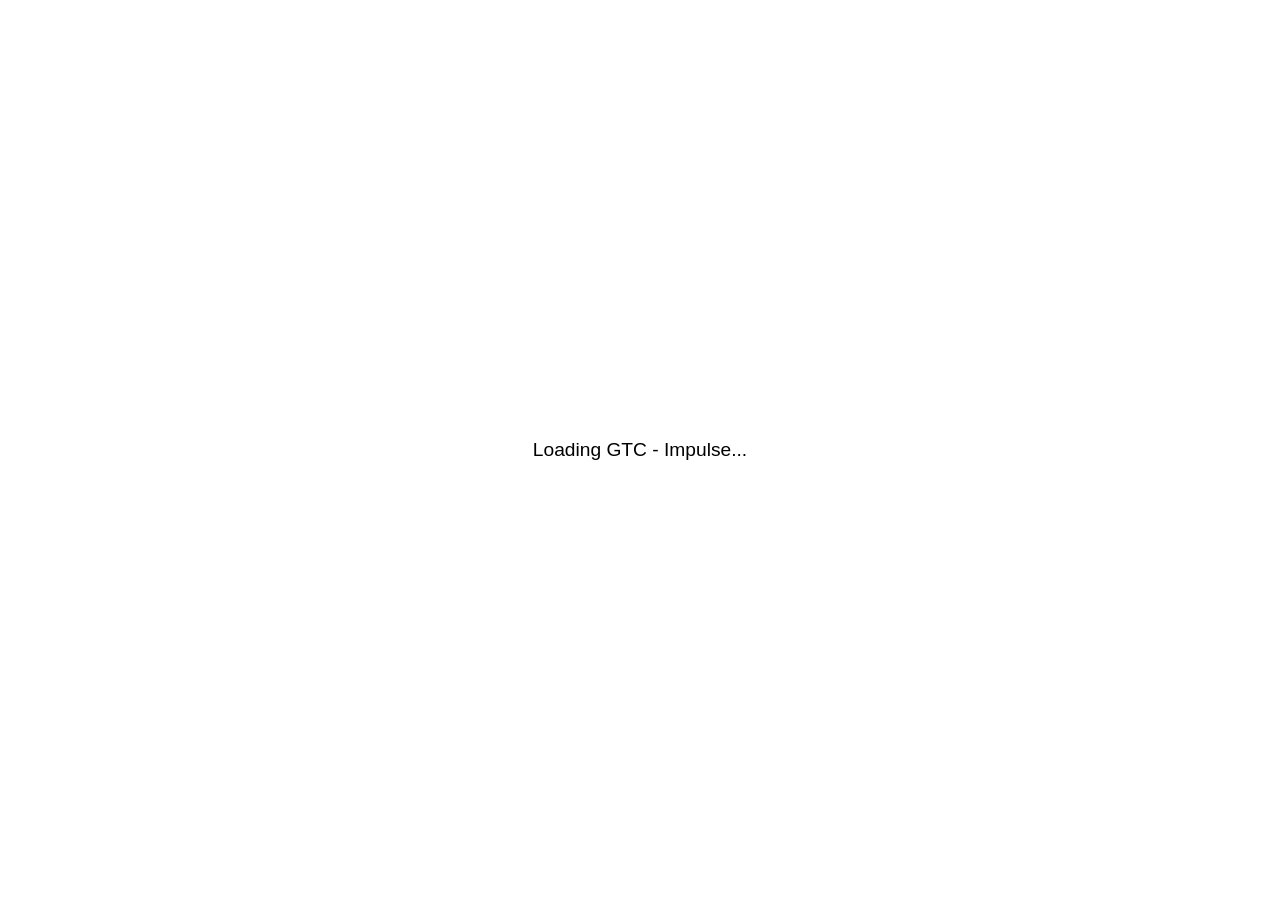
<file: index.html>
<!DOCTYPE html>
<html lang="en">
<head>
    <meta charset="UTF-8">
    <meta name="viewport" content="width=device-width, initial-scale=1.0, minimum-scale=1.0">
    <meta name="apple-mobile-web-app-capable" content="yes">
    <meta name="mobile-web-app-capable" content="yes">
<!--    <meta http-equiv="refresh" content="0;url=login/login.html">-->
    <title>GTC - Impulse</title>
    <link rel="stylesheet" href="utils/global.css">
    <link rel="stylesheet" href="index.css">
</head>
<body>
<div class="app-container">
    <p class="loading-text">Loading GTC - Impulse...</p>
</div>
<script src="utils/global.js"></script>
<script src="index.js"></script>
</body>
</html>
</file>
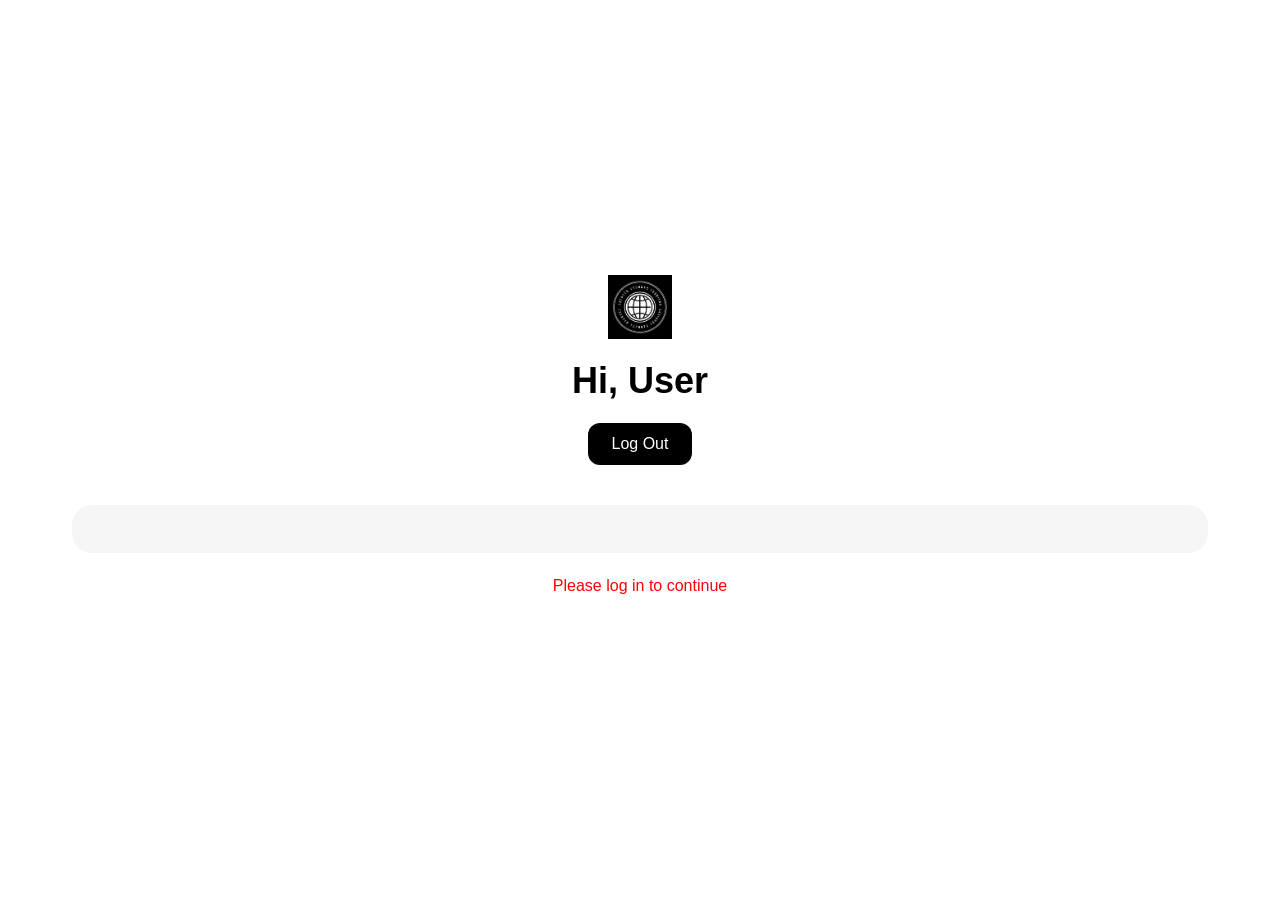
<file: home/home.html>
<!DOCTYPE html>
<html lang="en">
<head>
    <meta charset="UTF-8">
    <meta name="viewport" content="width=device-width, initial-scale=1.0, minimum-scale=1.0">
    <meta name="apple-mobile-web-app-capable" content="yes">
    <meta name="mobile-web-app-capable" content="yes">
    <title>Home - GTC Impulse</title>
    <link rel="stylesheet" href="../utils/global.css">
    <link rel="stylesheet" href="home.css">
</head>
<body>
<main class="home-container">
    <div class="home-panel">
        <header class="home-header">
            <img src="../assets/gtc-logo.png" alt="GTC Impulse Logo" class="logo" aria-label="GTC Impulse Logo">
            <h1 id="greeting" aria-live="polite">Hi, User</h1>
            <button class="logout-btn" aria-label="Log out">Log Out</button>
        </header>
        <div class="module-grid" id="module-grid" role="grid"></div>
        <div id="error-message" class="error-message" role="alert"></div>
    </div>
</main>
<script src="../utils/global.js"></script>
<script src="home.js"></script>
</body>
</html>
</file>
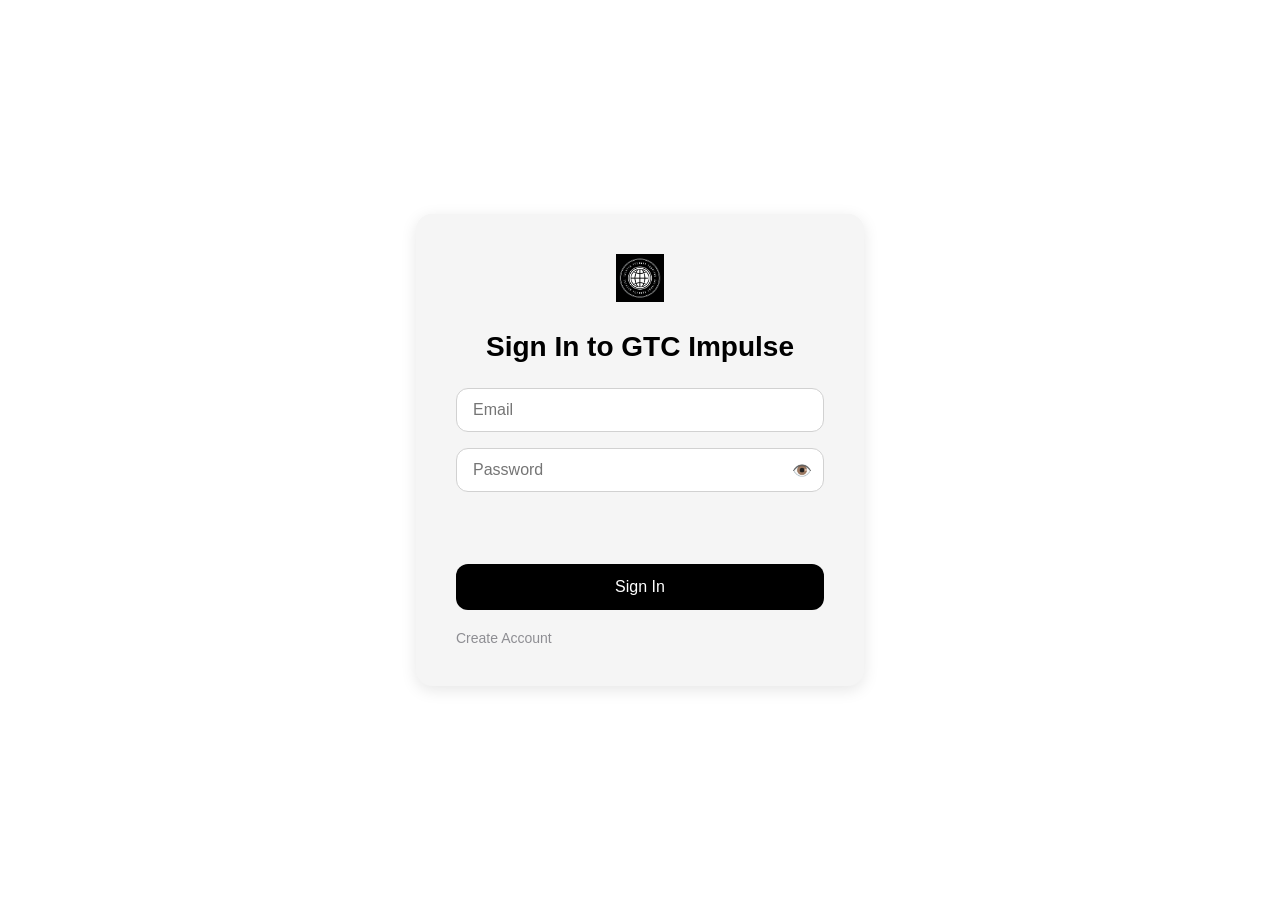
<file: login/login.html>
<!DOCTYPE html>
<html lang="en">
<head>
    <meta charset="UTF-8">
    <meta name="viewport" content="width=device-width, initial-scale=1.0, minimum-scale=1.0">
    <meta name="apple-mobile-web-app-capable" content="yes">
    <meta name="mobile-web-app-capable" content="yes">
    <title>Sign In - GTC Impulse</title>
    <link rel="stylesheet" href="../utils/global.css">
    <link rel="stylesheet" href="login.css">
</head>
<body>
<main class="login-container">
    <div class="login-panel card">
        <img src="../assets/gtc-logo.png" alt="GTC Impulse Logo" class="logo" aria-label="GTC Impulse Logo">
        <h1>Sign In to GTC Impulse</h1>
        <form id="login-form" aria-labelledby="login-title">
            <div class="input-group">
                <input type="email" id="email" placeholder="Email" required aria-label="Email address">
            </div>
            <div class="input-group password-container">
                <input type="password" id="password" placeholder="Password" required aria-label="Password">
                <span class="toggle-password" role="button" tabindex="0" aria-label="Toggle password visibility" onclick="togglePassword()">👁️</span>
            </div>
            <div id="error-message" class="error-message" role="alert"></div>
            <button type="submit" class="btn primary-btn">Sign In</button>
        </form>
        <div class="links">
<!--            <a href="../forgotpassword/forgotpassword.html" class="link">Forgot Password?</a>-->
            <a href="../register/register.html" class="link">Create Account</a>
        </div>
    </div>
</main>
<script src="../utils/global.js"></script>
<script src="login.js"></script>
</body>
</html>
</file>
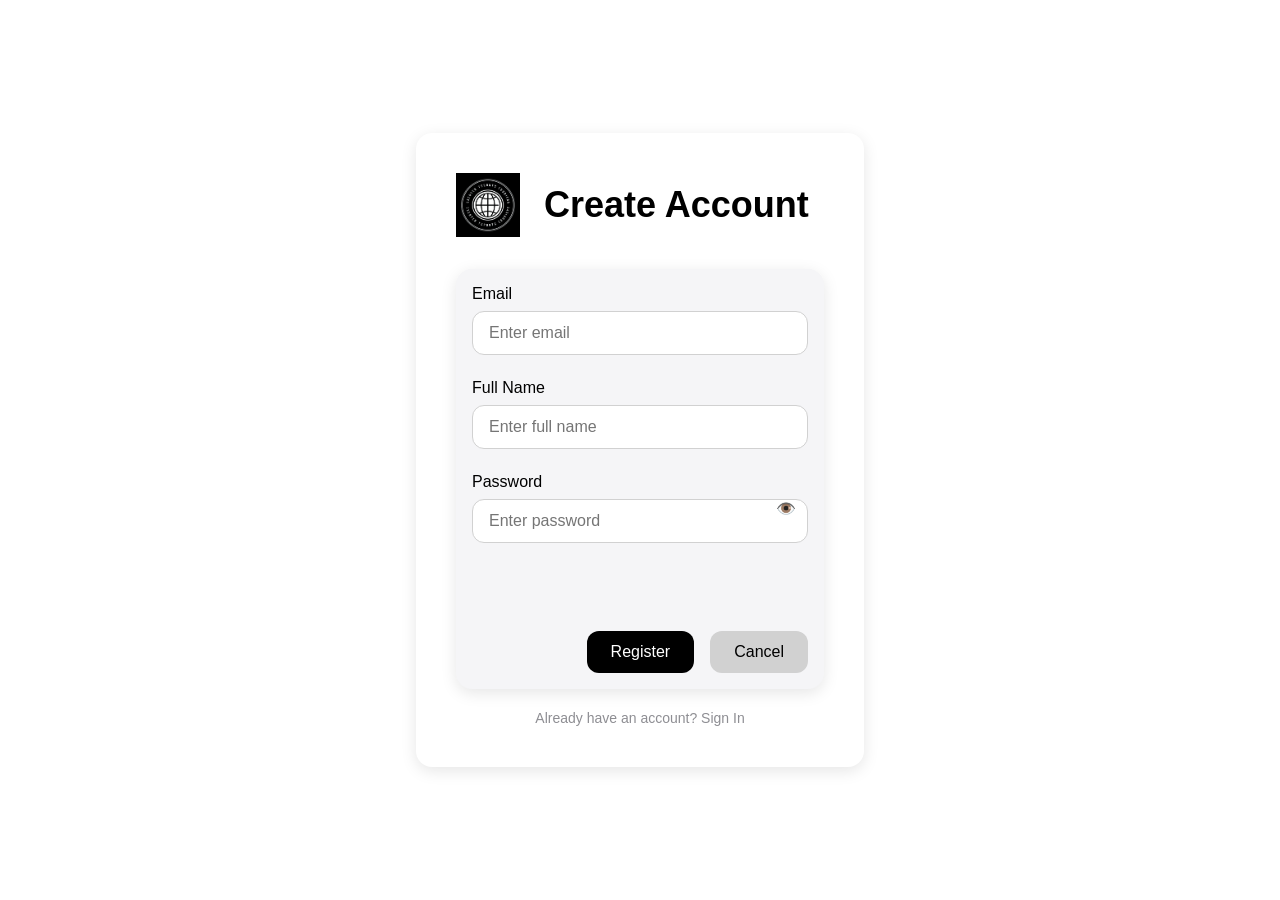
<file: register/register.html>
<!DOCTYPE html>
<html lang="en">
<head>
  <meta charset="UTF-8">
  <meta name="viewport" content="width=device-width, initial-scale=1.0, minimum-scale=1.0">
  <meta name="apple-mobile-web-app-capable" content="yes">
  <meta name="mobile-web-app-capable" content="yes">
  <title>Register - GTC Impulse</title>
  <link rel="stylesheet" href="../utils/global.css">
  <link rel="stylesheet" href="register.css">
</head>
<body>
<main class="register-container">
  <div class="register-panel card">
    <header class="register-header">
      <img src="../assets/gtc-logo.png" alt="GTC Impulse Logo" class="logo" aria-label="GTC Impulse Logo">
      <h1>Create Account</h1>
    </header>
    <form id="register-form" aria-labelledby="register-title">
      <div class="input-group">
        <label for="email">Email</label>
        <input type="email" id="email" placeholder="Enter email" required aria-label="Email address">
      </div>
      <div class="input-group">
        <label for="fullname">Full Name</label>
        <input type="text" id="fullname" placeholder="Enter full name" required aria-label="Full name">
      </div>
      <div class="input-group password-container">
        <label for="password">Password</label>
        <input type="password" id="password" placeholder="Enter password" required aria-label="Password">
        <span class="toggle-password" role="button" tabindex="0" aria-label="Toggle password visibility" onclick="togglePassword()">👁️</span>
      </div>
      <div id="error-message" class="error-message" role="alert"></div>
      <div class="action-buttons">
        <button type="submit" class="btn primary-btn">Register</button>
        <button type="button" class="btn cancel-btn" onclick="navigateTo('login')">Cancel</button>
      </div>
    </form>
    <div class="links">
      <a href="../login/login.html" class="link">Already have an account? Sign In</a>
    </div>
  </div>
</main>
<script src="../utils/global.js"></script>
<script src="register.js"></script>
</body>
</html>
</file>
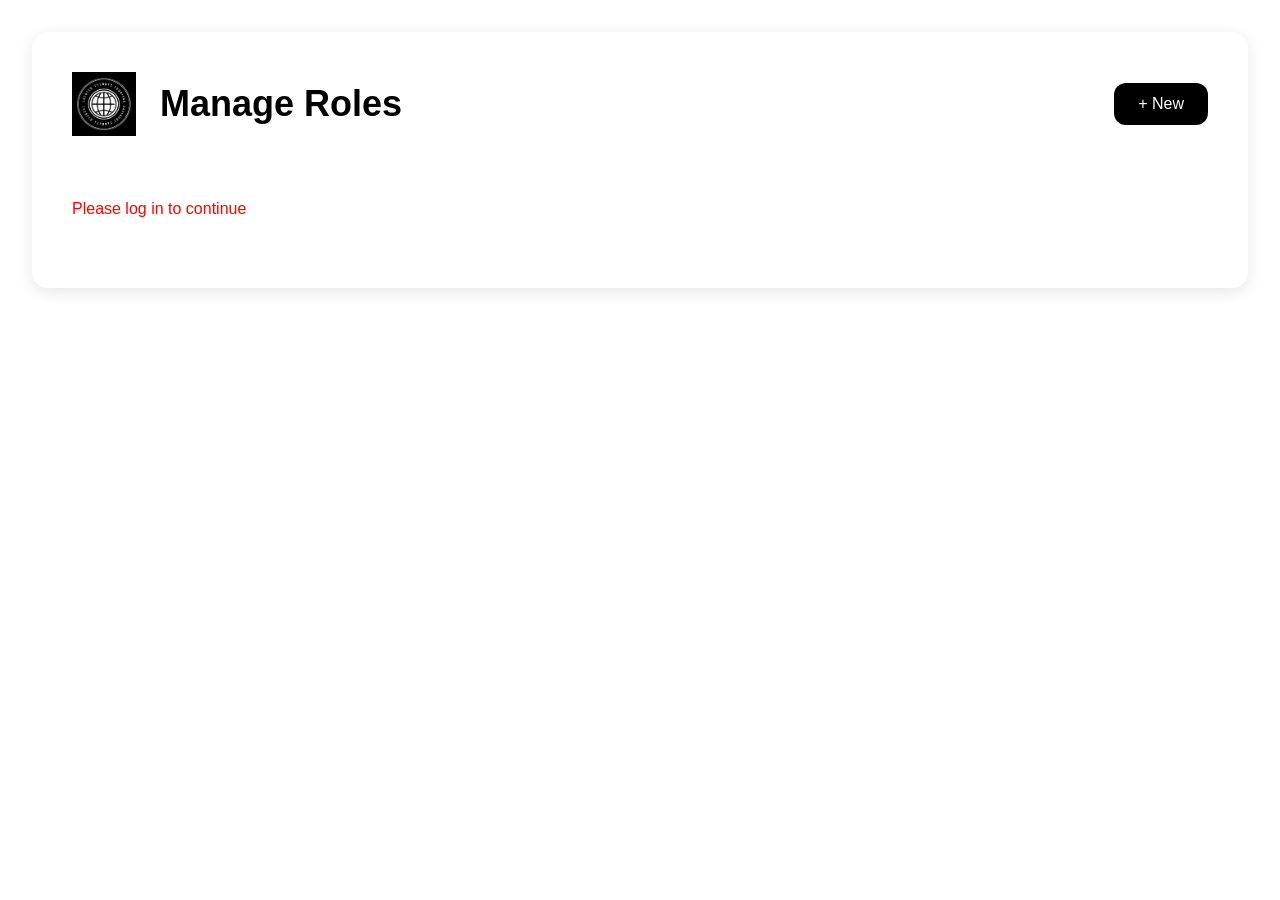
<file: roles/roles.html>
<!DOCTYPE html>
<html lang="en">
<head>
    <meta charset="UTF-8">
    <meta name="viewport" content="width=device-width, initial-scale=1.0, minimum-scale=1.0">
    <meta name="apple-mobile-web-app-capable" content="yes">
    <meta name="mobile-web-app-capable" content="yes">
    <title>Roles - GTC Impulse</title>
    <link rel="stylesheet" href="../utils/global.css">
    <link rel="stylesheet" href="roles.css">
</head>
<body>
<main class="roles-container">
    <div class="roles-panel card">
        <header class="roles-header">
            <img src="../assets/gtc-logo.png" alt="GTC Impulse Logo" class="logo" aria-label="GTC Impulse Logo">
            <h1>Manage Roles</h1>
            <button class="new-role-btn" aria-label="Create new role">+ New</button>
        </header>
        <div class="roles-list" id="roles-list" role="list"></div>
        <div id="error-message" class="error-message" role="alert"></div>
    </div>
</main>
<script src="../utils/global.js"></script>
<script src="roles.js"></script>
</body>
</html>
</file>
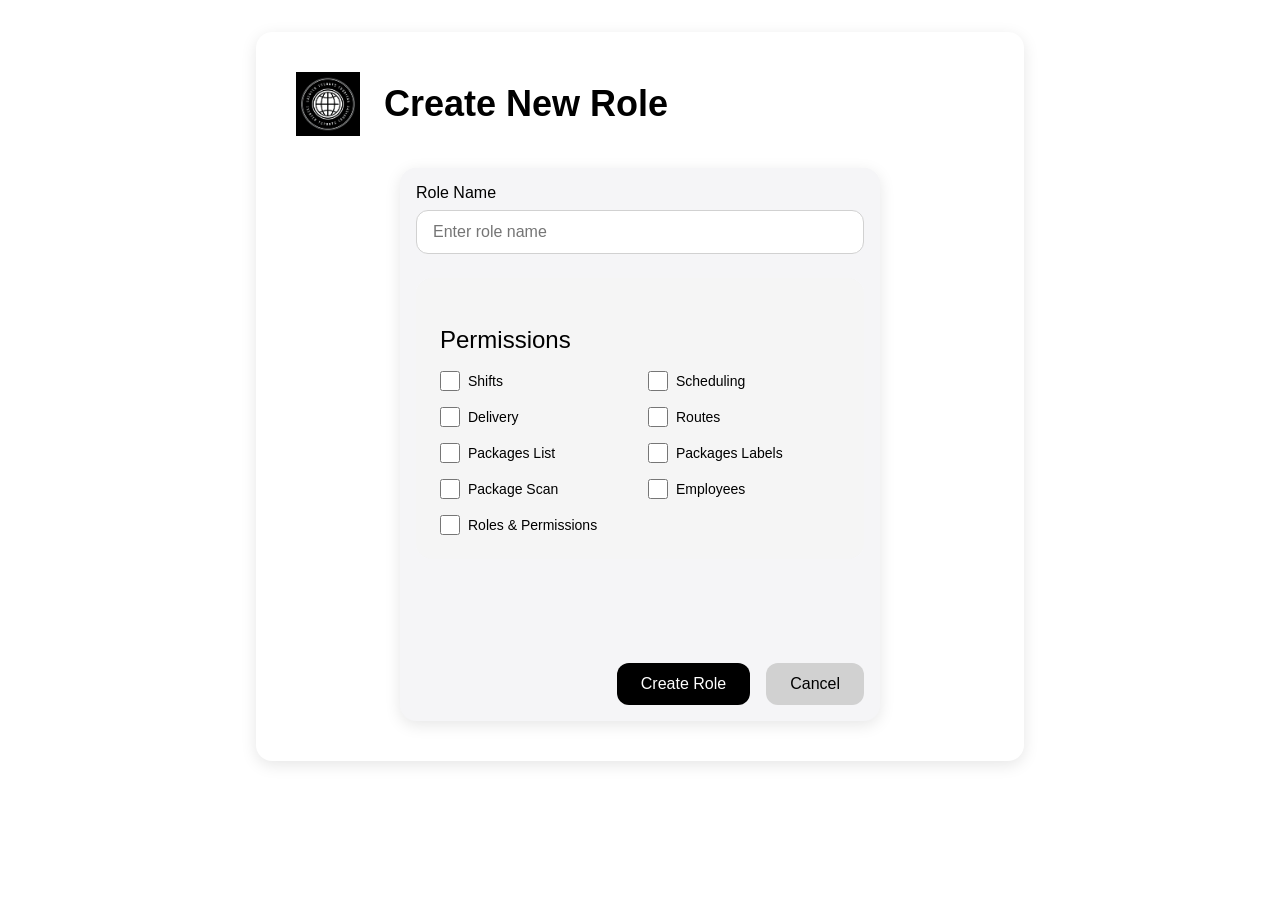
<file: rolesnew/rolesnew.html>
<!DOCTYPE html>
<html lang="en">
<head>
  <meta charset="UTF-8">
  <meta name="viewport" content="width=device-width, initial-scale=1.0, minimum-scale=1.0">
  <meta name="apple-mobile-web-app-capable" content="yes">
  <meta name="mobile-web-app-capable" content="yes">
  <title>New Role - GTC Impulse</title>
  <link rel="stylesheet" href="../utils/global.css">
  <link rel="stylesheet" href="rolesnew.css">
</head>
<body>
<main class="rolesnew-container">
  <div class="rolesnew-panel card">
    <header class="rolesnew-header">
      <img src="../assets/gtc-logo.png" alt="GTC Impulse Logo" class="logo" aria-label="GTC Impulse Logo">
      <h1>Create New Role</h1>
    </header>
    <form id="new-role-form" aria-labelledby="new-role-title">
      <div class="input-group">
        <label for="role-name">Role Name</label>
        <input type="text" id="role-name" placeholder="Enter role name" required aria-label="Role name">
      </div>
      <div class="permissions-group">
        <h2>Permissions</h2>
        <div class="checkbox-grid">
          <label><input type="checkbox" name="permissions" value="shifts"> Shifts</label>
          <label><input type="checkbox" name="permissions" value="scheduling"> Scheduling</label>
          <label><input type="checkbox" name="permissions" value="delivery"> Delivery</label>
          <label><input type="checkbox" name="permissions" value="routes"> Routes</label>
          <label><input type="checkbox" name="permissions" value="packages-list"> Packages List</label>
          <label><input type="checkbox" name="permissions" value="packages-labels"> Packages Labels</label>
          <label><input type="checkbox" name="permissions" value="package-scan" id="package-scan"> Package Scan</label>
          <label><input type="checkbox" name="permissions" value="employees"> Employees </label>
          <label><input type="checkbox" name="permissions" value="roles-and-permissions"> Roles & Permissions</label>
        </div>
      </div>
      <div class="scan-statuses-group" id="scan-statuses-group" style="display: none;">
        <h2>Scan Statuses</h2>
        <div class="checkbox-grid">
          <label><input type="checkbox" name="scanStatuses" value="to warehouse"> To Warehouse</label>
          <label><input type="checkbox" name="scanStatuses" value="to sort"> To Sort</label>
          <label><input type="checkbox" name="scanStatuses" value="to load"> To Load</label>
        </div>
      </div>
      <div id="error-message" class="error-message" role="alert"></div>
      <div class="action-buttons">
        <button type="submit" class="btn primary-btn">Create Role</button>
        <button type="button" class="btn cancel-btn" onclick="navigateTo('roles')">Cancel</button>
      </div>
    </form>
  </div>
</main>
<script src="../utils/global.js"></script>
<script src="rolesnew.js"></script>
</body>
</html>
</file>
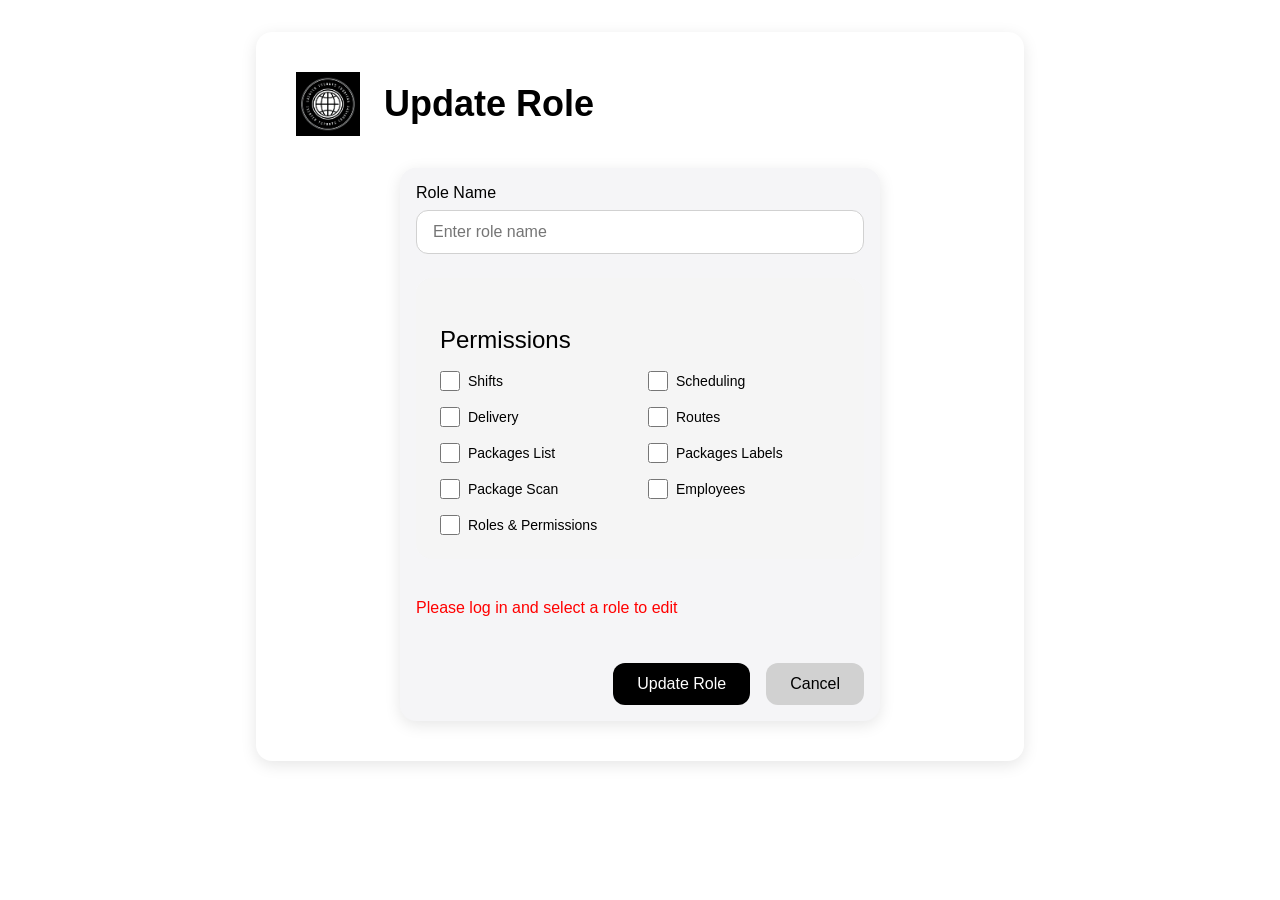
<file: rolesupdate/rolesupdate.html>
<!DOCTYPE html>
<html lang="en">
<head>
    <meta charset="UTF-8">
    <meta name="viewport" content="width=device-width, initial-scale=1.0, minimum-scale=1.0">
    <meta name="apple-mobile-web-app-capable" content="yes">
    <meta name="mobile-web-app-capable" content="yes">
    <title>Update Role - GTC Impulse</title>
    <link rel="stylesheet" href="../utils/global.css">
    <link rel="stylesheet" href="rolesupdate.css">
</head>
<body>
<main class="rolesupdate-container">
    <div class="rolesupdate-panel card">
        <header class="rolesupdate-header">
            <img src="../assets/gtc-logo.png" alt="GTC Impulse Logo" class="logo" aria-label="GTC Impulse Logo">
            <h1>Update Role</h1>
        </header>
        <form id="update-role-form" aria-labelledby="update-role-title">
            <div class="input-group">
                <label for="role-name">Role Name</label>
                <input type="text" id="role-name" placeholder="Enter role name" required aria-label="Role name">
            </div>
            <div class="permissions-group">
                <h2>Permissions</h2>
                <div class="checkbox-grid">
                    <label><input type="checkbox" name="permissions" value="shifts"> Shifts</label>
                    <label><input type="checkbox" name="permissions" value="scheduling"> Scheduling</label>
                    <label><input type="checkbox" name="permissions" value="delivery"> Delivery</label>
                    <label><input type="checkbox" name="permissions" value="routes"> Routes</label>
                    <label><input type="checkbox" name="permissions" value="packages-list"> Packages List</label>
                    <label><input type="checkbox" name="permissions" value="packages-labels"> Packages Labels</label>
                    <label><input type="checkbox" name="permissions" value="package-scan" id="package-scan"> Package Scan</label>
                    <label><input type="checkbox" name="permissions" value="employees"> Employees </label>
                    <label><input type="checkbox" name="permissions" value="roles-and-permissions"> Roles & Permissions</label>
                </div>
            </div>
            <div class="scan-statuses-group" id="scan-statuses-group" style="display: none;">
                <h2>Scan Statuses</h2>
                <div class="checkbox-grid">
                    <label><input type="checkbox" name="scanStatuses" value="to warehouse"> To Warehouse</label>
                    <label><input type="checkbox" name="scanStatuses" value="to sort"> To Sort</label>
                    <label><input type="checkbox" name="scanStatuses" value="to load"> To Load</label>
                </div>
            </div>
            <div id="error-message" class="error-message" role="alert"></div>
            <div class="action-buttons">
                <button type="submit" class="btn primary-btn">Update Role</button>
                <button type="button" class="btn cancel-btn" onclick="navigateTo('roles')">Cancel</button>
            </div>
        </form>
    </div>
</main>
<script src="../utils/global.js"></script>
<script src="rolesupdate.js"></script>
</body>
</html>
</file>
<file: utils/global.css>
:root {
    --primary-color: #ffffff;
    --secondary-color: #000000;
    --tertiary-gray-1: #f5f5f7;
    --tertiary-gray-2: #e5e5ea;
    --tertiary-gray-3: #d1d1d6;
    --tertiary-gray-4: #8e8e93;
    --tertiary-gray-5: #636366;
    --accent-color: #007aff;
    --shadow-color: rgba(0, 0, 0, 0.1);
    --font-primary: -apple-system, BlinkMacSystemFont, 'San Francisco', Roboto, sans-serif;
}

* {
    box-sizing: border-box;
    margin: 0;
    padding: 0;
}

html, body {
    height: 100%;
    font-family: var(--font-primary);
    color: var(--secondary-color);
    background-color: var(--primary-color);
    -webkit-font-smoothing: antialiased;
    -moz-osx-font-smoothing: grayscale;
    overflow-x: hidden;
}

a {
    color: var(--secondary-color);
    text-decoration: none;
    transition: color 0.3s ease, transform 0.3s ease;
}

a:hover {
    color: var(--tertiary-gray-5);
    transform: translateY(-1px);
}

.header {
    background-color: var(--primary-color);
    padding: 12px 24px;
    border-bottom: 1px solid var(--tertiary-gray-2);
    display: flex;
    align-items: center;
    justify-content: space-between;
    position: sticky;
    top: 0;
    z-index: 1000;
    backdrop-filter: blur(10px);
    -webkit-backdrop-filter: blur(10px);
}

.logo {
    height: 36px;
    width: auto;
    object-fit: contain;
    transition: transform 0.3s ease;
}

.logo:hover {
    transform: scale(1.05);
}

.navbar {
    background-color: rgba(17, 17, 17, 0.9);
    padding: 10px 24px;
    display: flex;
    gap: 16px;
    align-items: center;
    justify-content: center;
    box-shadow: 0 2px 8px var(--shadow-color);
    backdrop-filter: blur(10px);
    -webkit-backdrop-filter: blur(10px);
}

.navbar a {
    color: var(--primary-color);
    font-size: 0.875rem;
    font-weight: 500;
    padding: 8px 12px;
    border-radius: 12px;
    transition: background-color 0.3s ease, color 0.3s ease, transform 0.3s ease;
}

.navbar a:hover {
    background-color: var(--tertiary-gray-5);
    color: var(--primary-color);
    transform: translateY(-1px);
}

.container {
    max-width: 1280px;
    margin: 0 auto;
    padding: 24px;
    width: 100%;
}

h1, h2, h3 {
    font-weight: 600;
    color: var(--secondary-color);
    line-height: 1.2;
}

h1 { font-size: 2rem; }
h2 { font-size: 1.5rem; }
h3 { font-size: 1.25rem; }

form {
    display: flex;
    flex-direction: column;
    gap: 12px;
    max-width: 480px;
    margin: 0 auto;
    padding: 16px;
    background-color: var(--tertiary-gray-1);
    border-radius: 16px;
    box-shadow: 0 4px 16px var(--shadow-color);
}

input, select {
    padding: 12px;
    border: 1px solid var(--tertiary-gray-3);
    border-radius: 12px;
    background-color: var(--primary-color);
    font-size: 1rem;
    transition: border-color 0.3s ease, box-shadow 0.3s ease, background-color 0.3s ease;
}

input:focus, select:focus {
    outline: none;
    border-color: var(--accent-color);
    box-shadow: 0 0 0 3px rgba(0, 122, 255, 0.2);
    background-color: var(--primary-color);
}

button {
    background-color: var(--secondary-color);
    color: var(--primary-color);
    padding: 12px;
    border: none;
    border-radius: 12px;
    font-size: 1rem;
    font-weight: 500;
    cursor: pointer;
    transition: transform 0.3s ease, box-shadow 0.3s ease, background-color 0.3s ease;
}

button:hover {
    transform: translateY(-2px);
    box-shadow: 0 6px 16px var(--shadow-color);
    background-color: var(--tertiary-gray-5);
}

button:active {
    transform: translateY(0);
    box-shadow: 0 2px 8px var(--shadow-color);
}

.card {
    background-color: var(--primary-color);
    border-radius: 16px;
    padding: 20px;
    box-shadow: 0 4px 16px var(--shadow-color);
    transition: transform 0.3s ease, box-shadow 0.3s ease;
}

.card:hover {
    transform: translateY(-4px);
    box-shadow: 0 8px 24px var(--shadow-color);
}

@keyframes fadeIn {
    from { opacity: 0; transform: translateY(10px); }
    to { opacity: 1; transform: translateY(0); }
}

@keyframes slideIn {
    from { opacity: 0; transform: translateX(-20px); }
    to { opacity: 1; transform: translateX(0); }
}

.container > *, .card {
    animation: fadeIn 0.5s ease forwards;
}

/* Responsive Design */
@media (max-width: 1024px) {
    .container {
        padding: 16px;
    }

    .header {
        padding: 10px 16px;
    }

    .navbar {
        padding: 8px 16px;
        gap: 12px;
    }

    form {
        max-width: 400px;
    }
}

@media (max-width: 768px) {
    h1 { font-size: 1.75rem; }
    h2 { font-size: 1.25rem; }
    h3 { font-size: 1rem; }

    .navbar {
        flex-wrap: wrap;
        justify-content: flex-start;
    }

    .navbar a {
        font-size: 0.75rem;
        padding: 6px 10px;
    }

    form {
        padding: 12px;
    }
}

@media (max-width: 480px) {
    .container {
        padding: 12px;
    }

    .header {
        flex-direction: column;
        gap: 8px;
    }

    .logo {
        height: 32px;
    }

    .navbar {
        flex-direction: column;
        align-items: flex-start;
        padding: 10px;
    }

    button, input, select {
        font-size: 0.875rem;
        padding: 10px;
    }
}

/* Dark Mode Support */
@media (prefers-color-scheme: dark) {
    :root {
        --primary-color: #1c2526;
        --secondary-color: #ffffff;
        --tertiary-gray-1: #2c3e50;
        --tertiary-gray-2: #34495e;
        --tertiary-gray-3: #7f8c8d;
        --tertiary-gray-4: #bdc3c7;
        --tertiary-gray-5: #ecf0f1;
        --shadow-color: rgba(0, 0, 0, 0.3);
    }

    .header {
        background-color: rgba(28, 37, 38, 0.9);
        border-bottom: 1px solid var(--tertiary-gray-2);
    }

    .navbar {
        background-color: rgba(44, 62, 80, 0.9);
    }

    input, select {
        background-color: var(--tertiary-gray-1);
        color: var(--secondary-color);
    }

    .card {
        background-color: var(--tertiary-gray-1);
    }
}
</file>
<file: index.css>
.app-container {
    background-color: #FFFFFF;
    min-height: 100vh;
    display: flex;
    justify-content: center;
    align-items: center;
    padding: 20px;
    overflow: hidden;
}

.loading-text {
    color: #000000;
    font-size: 1.2rem;
    font-weight: 500;
    font-family: -apple-system, BlinkMacSystemFont, 'Segoe UI', Roboto, sans-serif;
    opacity: 0;
    animation: fadeIn 0.3s ease-out forwards;
}

@keyframes fadeIn {
    from {
        opacity: 0;
    }
    to {
        opacity: 1;
    }
}

@media (max-width: 768px) {
    .loading-text {
        font-size: 1.1rem;
    }
}

@media (max-width: 480px) {
    .loading-text {
        font-size: 1rem;
    }
}
</file>
<file: home/home.css>
.home-container {
    min-height: 100vh;
    display: flex;
    justify-content: center;
    align-items: center;
    padding: 2rem;
    background-color: #ffffff;
    overflow-y: auto;
}

.home-panel {
    max-width: 90rem;
    width: 100%;
    padding: 2.5rem;
    text-align: center;
    transform: translateY(1.25rem);
    opacity: 0;
    animation: slideIn 0.5s ease-out forwards;
}

.home-header {
    display: flex;
    flex-direction: column;
    align-items: center;
    gap: 1.25rem;
    margin-bottom: 2.5rem;
}

.logo {
    height: 4rem;
    transition: transform 0.3s ease;
}

.logo:hover {
    transform: scale(1.05);
}

h1 {
    font-size: 2.25rem;
    font-weight: 600;
    color: #000000;
}

.logout-btn {
    background-color: #000000;
    color: #ffffff;
    padding: 0.75rem 1.5rem;
    border: none;
    border-radius: 0.75rem;
    font-size: 1rem;
    font-weight: 500;
    cursor: pointer;
    transition: background-color 0.3s ease, transform 0.3s ease, box-shadow 0.3s ease;
}

.logout-btn:hover {
    background-color: #333333;
    transform: translateY(-0.125rem);
    box-shadow: 0 0.25rem 0.75rem rgba(0, 0, 0, 0.2);
}

.module-grid {
    --module-width: 10rem;
    display: flex;
    flex-wrap: wrap;
    justify-content: center;
    gap: 2rem;
    padding: 1.5rem;
    background-color: #f5f5f5;
    border-radius: 1.25rem;
    max-width: calc((var(--module-width) + 2rem) * 7);
    margin: 0 auto;
}

.module-grid:has(> :nth-child(-n+3)) {
    --module-width: 10rem;
}

.module-grid:has(> :nth-child(-n+5):not(:nth-child(-n+3))) {
    --module-width: 8rem;
}

.module-grid:has(> :nth-child(n+6)) {
    --module-width: 6rem;
}

.module {
    display: flex;
    flex-direction: column;
    align-items: center;
    text-decoration: none;
    width: var(--module-width);
    transition: transform 0.3s cubic-bezier(0.175, 0.885, 0.32, 1.275);
}

.module-icon {
    width: 6rem;
    height: 6rem;
    background-color: #ffffff;
    border-radius: 1.25rem;
    display: flex;
    justify-content: center;
    align-items: center;
    font-size: 2.5rem;
    color: #000000;
    box-shadow: 0 0.25rem 0.75rem rgba(0, 0, 0, 0.1);
    transition: background-color 0.3s ease, transform 0.3s ease, box-shadow 0.3s ease;
}

.module:hover .module-icon {
    background-color: #d1d1d1;
    transform: translateY(-0.25rem) scale(1.05);
    box-shadow: 0 0.5rem 1rem rgba(0, 0, 0, 0.2);
}

.module-name {
    color: #000000;
    font-size: 1rem;
    font-weight: 500;
    margin-top: 0.75rem;
    text-align: center;
    max-width: 100%;
    overflow: hidden;
    text-overflow: ellipsis;
}

.error-message {
    color: #ff0000;
    font-size: 1rem;
    min-height: 1.5rem;
    margin: 1.5rem 0;
    opacity: 0;
    transition: opacity 0.3s ease;
}

.error-message.show {
    opacity: 1;
}

/* Responsive Design */
@media (max-width: 1024px) {
    .home-panel {
        padding: 2rem;
    }

    .module-grid {
        --module-width: 9rem;
        gap: 1.5rem;
        max-width: calc((var(--module-width) + 1.5rem) * 6);
    }

    .module-grid:has(> :nth-child(-n+3)) {
        --module-width: 9rem;
    }

    .module-grid:has(> :nth-child(-n+5):not(:nth-child(-n+3))) {
        --module-width: 7rem;
    }

    .module-grid:has(> :nth-child(n+6)) {
        --module-width: 5.5rem;
    }

    .module-icon {
        width: 5.5rem;
        height: 5.5rem;
        font-size: 2.25rem;
    }
}

@media (max-width: 768px) {
    .home-container {
        padding: 1.5rem;
    }

    h1 {
        font-size: 2rem;
    }

    .logo {
        height: 3.5rem;
    }

    .module-grid {
        --module-width: 8rem;
        gap: 1.25rem;
        max-width: calc((var(--module-width) + 1.25rem) * 5);
    }

    .module-grid:has(> :nth-child(-n+3)) {
        --module-width: 8rem;
    }

    .module-grid:has(> :nth-child(-n+5):not(:nth-child(-n+3))) {
        --module-width: 6rem;
    }

    .module-grid:has(> :nth-child(n+6)) {
        --module-width: 5rem;
    }

    .module-icon {
        width: 5rem;
        height: 5rem;
        font-size: 2rem;
    }

    .module-name {
        font-size: 0.875rem;
    }
}

@media (max-width: 480px) {
    .home-panel {
        padding: 1rem;
    }

    .home-header {
        gap: 1rem;
    }

    h1 {
        font-size: 1.75rem;
    }

    .logo {
        height: 3rem;
    }

    .logout-btn {
        padding: 0.625rem 1.25rem;
        font-size: 0.875rem;
    }

    .module-grid {
        --module-width: 6rem;
        gap: 1rem;
        max-width: calc((var(--module-width) + 1rem) * 4);
        padding: 1rem;
    }

    .module-grid:has(> :nth-child(-n+3)) {
        --module-width: 6rem;
    }

    .module-grid:has(> :nth-child(-n+5):not(:nth-child(-n+3))) {
        --module-width: 5rem;
    }

    .module-grid:has(> :nth-child(n+6)) {
        --module-width: 4.5rem;
    }

    .module-icon {
        width: 4rem;
        height: 4rem;
        font-size: 1.75rem;
    }

    .module-name {
        font-size: 0.75rem;
    }

    .error-message {
        font-size: 0.875rem;
    }
}

/* Dark Mode */
@media (prefers-color-scheme: dark) {
    .home-container {
        background-color: #000000;
    }

    .home-panel {
        background-color: transparent;
    }

    .module-grid {
        background-color: #333333;
    }

    h1,
    .module-name {
        color: #ffffff;
    }

    .module-icon {
        background-color: #1c1c1e;
        color: #ffffff;
    }

    .module:hover .module-icon {
        background-color: #636366;
        box-shadow: 0 0.5rem 1rem rgba(255, 255, 255, 0.2);
    }

    .logout-btn {
        background-color: #ffffff;
        color: #000000;
    }

    .logout-btn:hover {
        background-color: #d1d1d1;
        box-shadow: 0 0.25rem 0.75rem rgba(255, 255, 255, 0.2);
    }

    .error-message {
        color: #ff6666;
    }
}
</file>
<file: login/login.css>
.login-container {
    min-height: 100vh;
    display: flex;
    justify-content: center;
    align-items: center;
    padding: 1.5rem;
    background-color: #ffffff;
    overflow: hidden;
}

.login-panel {
    max-width: 28rem;
    width: 100%;
    padding: 2.5rem;
    text-align: center;
    background-color: #f5f5f5;
    transform: translateY(1.25rem);
    opacity: 0;
    animation: slideIn 0.5s ease-out forwards;
}

.logo {
    height: 3rem;
    margin-bottom: 1.5rem;
}

h1 {
    font-size: 1.75rem;
    margin-bottom: 1.5rem;
    color: #000000;
}

form {
    gap: 1rem;
    background-color: transparent;
    box-shadow: none;
    padding: 0;
}

.input-group {
    position: relative;
    width: 100%;
}

input {
    width: 100%;
    padding: 0.75rem 1rem;
    font-size: 1rem;
    border-radius: 0.75rem;
    border: 1px solid #d1d1d1;
    background-color: #ffffff;
    color: #000000;
    transition: border-color 0.3s ease, box-shadow 0.3s ease;
}

input:focus {
    border-color: #000000;
    box-shadow: 0 0 0 0.2rem rgba(0, 0, 0, 0.1);
}

.password-container {
    display: flex;
    align-items: center;
}

.toggle-password {
    position: absolute;
    right: 0.75rem;
    top: 50%;
    transform: translateY(-50%);
    color: #8e8e93;
    font-size: 1rem;
    cursor: pointer;
    user-select: none;
    transition: color 0.3s ease;
}

.toggle-password:hover,
.toggle-password:focus {
    color: #000000;
    outline: none;
}

.error-message {
    color: #ff0000;
    font-size: 0.875rem;
    min-height: 1.5rem;
    margin: 0.5rem 0;
    opacity: 0;
    transition: opacity 0.3s ease;
}

.error-message.show {
    opacity: 1;
}

.primary-btn {
    width: 100%;
    padding: 0.875rem;
    font-size: 1rem;
    border-radius: 0.75rem;
    background-color: #000000;
    color: #ffffff;
    border: none;
    transition: background-color 0.3s ease, transform 0.3s ease, box-shadow 0.3s ease;
}

.primary-btn:hover {
    background-color: #333333;
    transform: translateY(-0.125rem);
    box-shadow: 0 0.25rem 0.75rem rgba(0, 0, 0, 0.2);
}

.links {
    margin-top: 1.25rem;
    display: flex;
    justify-content: space-between;
    gap: 1rem;
}

.link {
    color: #8e8e93;
    font-size: 0.875rem;
    cursor: pointer;
    transition: color 0.3s ease, transform 0.3s ease;
}

.link:hover,
.link:focus {
    color: #000000;
    transform: translateY(-0.0625rem);
    text-decoration: underline;
}

/* Responsive Design */
@media (max-width: 768px) {
    .login-panel {
        padding: 2rem;
        margin: 0.5rem;
    }

    h1 {
        font-size: 1.5rem;
    }

    .logo {
        height: 2.5rem;
    }
}

@media (max-width: 480px) {
    .login-panel {
        padding: 1.5rem;
    }

    h1 {
        font-size: 1.25rem;
    }

    .logo {
        height: 2rem;
    }

    .links {
        flex-direction: column;
        align-items: center;
        gap: 0.75rem;
    }

    .primary-btn,
    input {
        font-size: 0.875rem;
        padding: 0.625rem;
    }
}

/* Dark Mode */
@media (prefers-color-scheme: dark) {
    .login-container {
        background-color: #000000;
    }

    .login-panel {
        background-color: #333333;
    }

    h1 {
        color: #ffffff;
    }

    input {
        background-color: #1c1c1e;
        color: #ffffff;
        border-color: #636366;
    }

    input:focus {
        border-color: #ffffff;
        box-shadow: 0 0 0 0.2rem rgba(255, 255, 255, 0.1);
    }

    .toggle-password {
        color: #8e8e93;
    }

    .toggle-password:hover,
    .toggle-password:focus {
        color: #ffffff;
    }

    .error-message {
        color: #ff6666;
    }

    .primary-btn {
        background-color: #ffffff;
        color: #000000;
    }

    .primary-btn:hover {
        background-color: #d1d1d1;
        box-shadow: 0 0.25rem 0.75rem rgba(255, 255, 255, 0.2);
    }

    .link {
        color: #8e8e93;
    }

    .link:hover,
    .link:focus {
        color: #ffffff;
    }
}
</file>
<file: register/register.css>
.register-container {
    min-height: 100vh;
    display: flex;
    justify-content: center;
    align-items: center;
    padding: 2rem;
    background-color: #ffffff;
    overflow-y: auto;
}

.register-panel {
    max-width: 28rem;
    width: 100%;
    padding: 2.5rem;
    transform: translateY(1.25rem);
    opacity: 0;
    animation: slideIn 0.5s ease-out forwards;
}

.register-header {
    display: flex;
    align-items: center;
    gap: 1.5rem;
    margin-bottom: 2rem;
    flex-wrap: wrap;
}

.logo {
    height: 4rem;
    transition: transform 0.3s ease;
}

.logo:hover {
    transform: scale(1.05);
}

h1 {
    font-size: 2.25rem;
    font-weight: 600;
    color: #000000;
    flex: 1;
}

form {
    display: flex;
    flex-direction: column;
    gap: 1.5rem;
}

.input-group {
    display: flex;
    flex-direction: column;
    gap: 0.5rem;
}

label {
    font-size: 1rem;
    color: #000000;
    font-weight: 500;
}

input {
    width: 100%;
    padding: 0.75rem 1rem;
    font-size: 1rem;
    border-radius: 0.75rem;
    border: 1px solid #d1d1d1;
    background-color: #ffffff;
    color: #000000;
    transition: border-color 0.3s ease, box-shadow 0.3s ease;
}

input:focus {
    border-color: #000000;
    box-shadow: 0 0 0 0.2rem rgba(0, 0, 0, 0.1);
    outline: none;
}

.password-container {
    position: relative;
}

.toggle-password {
    position: absolute;
    right: 0.75rem;
    top: 50%;
    transform: translateY(-50%);
    color: #8e8e93;
    font-size: 1rem;
    cursor: pointer;
    user-select: none;
    transition: color 0.3s ease;
}

.toggle-password:hover,
.toggle-password:focus {
    color: #000000;
    outline: none;
}

.error-message {
    color: #ff0000;
    font-size: 0.875rem;
    min-height: 1.5rem;
    margin: 0.5rem 0;
    opacity: 0;
    transition: opacity 0.3s ease;
}

.error-message.show {
    opacity: 1;
}

.action-buttons {
    display: flex;
    gap: 1rem;
    justify-content: flex-end;
}

.primary-btn,
.cancel-btn {
    padding: 0.75rem 1.5rem;
    border: none;
    border-radius: 0.75rem;
    font-size: 1rem;
    font-weight: 500;
    cursor: pointer;
    transition: background-color 0.3s ease, transform 0.3s ease, box-shadow 0.3s ease;
}

.primary-btn {
    background-color: #000000;
    color: #ffffff;
}

.primary-btn:hover {
    background-color: #333333;
    transform: translateY(-0.125rem);
    box-shadow: 0 0.25rem 0.75rem rgba(0, 0, 0, 0.2);
}

.cancel-btn {
    background-color: #d1d1d1;
    color: #000000;
}

.cancel-btn:hover {
    background-color: #b0b0b0;
    transform: translateY(-0.125rem);
    box-shadow: 0 0.25rem 0.75rem rgba(0, 0, 0, 0.2);
}

.links {
    margin-top: 1.25rem;
    text-align: center;
}

.link {
    color: #8e8e93;
    font-size: 0.875rem;
    cursor: pointer;
    transition: color 0.3s ease, transform 0.3s ease;
}

.link:hover,
.link:focus {
    color: #000000;
    transform: translateY(-0.0625rem);
    text-decoration: underline;
}

/* Responsive Design */
@media (max-width: 768px) {
    .register-panel {
        padding: 2rem;
        margin: 0.5rem;
    }

    .register-header {
        flex-direction: column;
        align-items: flex-start;
        gap: 1rem;
    }

    h1 {
        font-size: 1.75rem;
    }

    .action-buttons {
        flex-direction: column;
        align-items: stretch;
    }
}

@media (max-width: 480px) {
    .register-panel {
        padding: 1.5rem;
    }

    .logo {
        height: 3rem;
    }

    h1 {
        font-size: 1.5rem;
    }

    input, .primary-btn, .cancel-btn {
        font-size: 0.875rem;
        padding: 0.625rem;
    }
}

/* Dark Mode */
@media (prefers-color-scheme: dark) {
    .register-container {
        background-color: #000000;
    }

    .register-panel {
        background-color: #333333;
    }

    h1, label, input {
        color: #ffffff;
    }

    input {
        background-color: #1c1c1e;
        border-color: #636366;
    }

    input:focus {
        border-color: #ffffff;
        box-shadow: 0 0 0 0.2rem rgba(255, 255, 255, 0.1);
    }

    .toggle-password {
        color: #8e8e93;
    }

    .toggle-password:hover,
    .toggle-password:focus {
        color: #ffffff;
    }

    .error-message {
        color: #ff6666;
    }

    .primary-btn {
        background-color: #ffffff;
        color: #000000;
    }

    .primary-btn:hover {
        background-color: #d1d1d1;
        box-shadow: 0 0.25rem 0.75rem rgba(255, 255, 255, 0.2);
    }

    .cancel-btn {
        background-color: #636366;
        color: #ffffff;
    }

    .cancel-btn:hover {
        background-color: #8e8e93;
        box-shadow: 0 0.25rem 0.75rem rgba(255, 255, 255, 0.2);
    }

    .link {
        color: #8e8e93;
    }

    .link:hover,
    .link:focus {
        color: #ffffff;
    }
}
</file>
<file: roles/roles.css>
.roles-container {
    min-height: 100vh;
    display: flex;
    justify-content: center;
    align-items: flex-start;
    padding: 2rem;
    background-color: #ffffff;
    overflow-y: auto;
}

.roles-panel {
    max-width: 80rem;
    width: 100%;
    padding: 2.5rem;
    transform: translateY(1.25rem);
    opacity: 0;
    animation: slideIn 0.5s ease-out forwards;
}

.roles-header {
    display: flex;
    align-items: center;
    gap: 1.5rem;
    margin-bottom: 2.5rem;
    flex-wrap: wrap;
}

.logo {
    height: 4rem;
    transition: transform 0.3s ease;
}

.logo:hover {
    transform: scale(1.05);
}

h1 {
    font-size: 2.25rem;
    font-weight: 600;
    color: #000000;
    flex: 1;
}

.new-role-btn {
    background-color: #000000;
    color: #ffffff;
    padding: 0.75rem 1.5rem;
    border: none;
    border-radius: 0.75rem;
    font-size: 1rem;
    font-weight: 500;
    cursor: pointer;
    transition: background-color 0.3s ease, transform 0.3s ease, box-shadow 0.3s ease;
}

.new-role-btn:hover {
    background-color: #333333;
    transform: translateY(-0.125rem);
    box-shadow: 0 0.25rem 0.75rem rgba(0, 0, 0, 0.2);
}

.roles-list {
    display: flex;
    flex-direction: column;
    gap: 1rem;
}

.role-item {
    background-color: #f5f5f5;
    border-radius: 1rem;
    overflow: hidden;
    transition: all 0.3s ease;
}

.role-header {
    display: flex;
    align-items: center;
    justify-content: space-between;
    padding: 1.25rem;
    cursor: pointer;
    background-color: #ffffff;
    border-bottom: 1px solid #d1d1d1;
}

.role-header:hover {
    background-color: #e5e5e5;
}

.role-name {
    font-size: 1.25rem;
    font-weight: 500;
    color: #000000;
}

.toggle-icon {
    font-size: 1.25rem;
    color: #8e8e93;
    transition: transform 0.3s ease;
}

.toggle-icon.open {
    transform: rotate(180deg);
}

.role-details {
    max-height: 0;
    overflow: hidden;
    transition: max-height 0.3s ease;
    padding: 0 1.25rem;
}

.role-details.open {
    max-height: 20rem;
    padding: 1.25rem;
}

.permissions-list {
    list-style: none;
    display: flex;
    flex-wrap: wrap;
    gap: 0.5rem;
    margin-bottom: 1rem;
}

.permission-item {
    background-color: #d1d1d1;
    color: #000000;
    padding: 0.5rem 1rem;
    border-radius: 0.5rem;
    font-size: 0.875rem;
}

.scan-statuses {
    font-size: 0.875rem;
    color: #8e8e93;
}

.action-buttons {
    display: flex;
    gap: 1rem;
    margin-top: 1rem;
}

.edit-btn,
.delete-btn {
    padding: 0.5rem 1rem;
    border: none;
    border-radius: 0.5rem;
    font-size: 0.875rem;
    font-weight: 500;
    cursor: pointer;
    transition: background-color 0.3s ease, transform 0.3s ease, box-shadow 0.3s ease;
}

.edit-btn {
    background-color: #000000;
    color: #ffffff;
}

.edit-btn:hover {
    background-color: #333333;
    transform: translateY(-0.125rem);
    box-shadow: 0 0.25rem 0.75rem rgba(0, 0, 0, 0.2);
}

.delete-btn {
    background-color: #ff0000;
    color: #ffffff;
}

.delete-btn:hover {
    background-color: #cc0000;
    transform: translateY(-0.125rem);
    box-shadow: 0 0.25rem 0.75rem rgba(0, 0, 0, 0.2);
}

.error-message {
    color: #ff0000;
    font-size: 1rem;
    min-height: 1.5rem;
    margin: 1.5rem 0;
    opacity: 0;
    transition: opacity 0.3s ease;
}

.error-message.show {
    opacity: 1;
}

/* Responsive Design */
@media (max-width: 1024px) {
    .roles-panel {
        padding: 2rem;
    }

    h1 {
        font-size: 2rem;
    }

    .logo {
        height: 3.5rem;
    }
}

@media (max-width: 768px) {
    .roles-container {
        padding: 1.5rem;
    }

    .roles-header {
        flex-direction: column;
        align-items: flex-start;
        gap: 1rem;
    }

    h1 {
        font-size: 1.75rem;
    }

    .new-role-btn {
        padding: 0.625rem 1.25rem;
        font-size: 0.875rem;
    }

    .role-name {
        font-size: 1.125rem;
    }

    .permissions-list {
        gap: 0.375rem;
    }

    .permission-item {
        font-size: 0.75rem;
    }
}

@media (max-width: 480px) {
    .roles-panel {
        padding: 1rem;
    }

    .logo {
        height: 3rem;
    }

    h1 {
        font-size: 1.5rem;
    }

    .role-header {
        padding: 1rem;
    }

    .role-details.open {
        max-height: 30rem;
        padding: 1rem;
    }

    .action-buttons {
        flex-direction: column;
        gap: 0.75rem;
    }

    .edit-btn,
    .delete-btn {
        font-size: 0.75rem;
        padding: 0.375rem 0.75rem;
    }
}

/* Dark Mode */
@media (prefers-color-scheme: dark) {
    .roles-container {
        background-color: #000000;
    }

    .roles-panel {
        background-color: #333333;
    }

    h1,
    .role-name,
    .permission-item {
        color: #ffffff;
    }

    .role-item,
    .role-header {
        background-color: #1c1c1e;
        border-color: #636366;
    }

    .role-header:hover {
        background-color: #2c2c2e;
    }

    .permissions-list {
        background-color: #333333;
    }

    .permission-item {
        background-color: #636366;
    }

    .scan-statuses,
    .toggle-icon {
        color: #8e8e93;
    }

    .new-role-btn,
    .edit-btn {
        background-color: #ffffff;
        color: #000000;
    }

    .new-role-btn:hover,
    .edit-btn:hover {
        background-color: #d1d1d1;
        box-shadow: 0 0.25rem 0.75rem rgba(255, 255, 255, 0.2);
    }

    .delete-btn {
        background-color: #ff6666;
    }

    .delete-btn:hover {
        background-color: #ff3333;
        box-shadow: 0 0.25rem 0.75rem rgba(255, 255, 255, 0.2);
    }

    .error-message {
        color: #ff6666;
    }
}
</file>
<file: rolesnew/rolesnew.css>
.rolesnew-container {
    min-height: 100vh;
    display: flex;
    justify-content: center;
    align-items: flex-start;
    padding: 2rem;
    background-color: #ffffff;
    overflow-y: auto;
}

.rolesnew-panel {
    max-width: 48rem;
    width: 100%;
    padding: 2.5rem;
    transform: translateY(1.25rem);
    opacity: 0;
    animation: slideIn 0.5s ease-out forwards;
}

.rolesnew-header {
    display: flex;
    align-items: center;
    gap: 1.5rem;
    margin-bottom: 2rem;
    flex-wrap: wrap;
}

.logo {
    height: 4rem;
    transition: transform 0.3s ease;
}

.logo:hover {
    transform: scale(1.05);
}

h1 {
    font-size: 2.25rem;
    font-weight: 600;
    color: #000000;
    flex: 1;
}

h2 {
    font-size: 1.5rem;
    font-weight: 500;
    color: #000000;
    margin: 1.5rem 0 1rem;
}

form {
    display: flex;
    flex-direction: column;
    gap: 1.5rem;
}

.input-group {
    display: flex;
    flex-direction: column;
    gap: 0.5rem;
}

label {
    font-size: 1rem;
    color: #000000;
    font-weight: 500;
}

input[type="text"] {
    width: 100%;
    padding: 0.75rem 1rem;
    font-size: 1rem;
    border-radius: 0.75rem;
    border: 1px solid #d1d1d1;
    background-color: #ffffff;
    color: #000000;
    transition: border-color 0.3s ease, box-shadow 0.3s ease;
}

input[type="text"]:focus {
    border-color: #000000;
    box-shadow: 0 0 0 0.2rem rgba(0, 0, 0, 0.1);
    outline: none;
}

.permissions-group,
.scan-statuses-group {
    background-color: #f5f5f5;
    padding: 1.5rem;
    border-radius: 1rem;
}

.checkbox-grid {
    display: grid;
    grid-template-columns: repeat(auto-fit, minmax(12rem, 1fr));
    gap: 1rem;
}

.checkbox-grid label {
    display: flex;
    align-items: center;
    gap: 0.5rem;
    font-size: 0.875rem;
    color: #000000;
    cursor: pointer;
}

input[type="checkbox"] {
    width: 1.25rem;
    height: 1.25rem;
    accent-color: #000000;
}

.error-message {
    color: #ff0000;
    font-size: 1rem;
    min-height: 1.5rem;
    margin: 1rem 0;
    opacity: 0;
    transition: opacity 0.3s ease;
}

.error-message.show {
    opacity: 1;
}

.action-buttons {
    display: flex;
    gap: 1rem;
    justify-content: flex-end;
}

.primary-btn,
.cancel-btn {
    padding: 0.75rem 1.5rem;
    border: none;
    border-radius: 0.75rem;
    font-size: 1rem;
    font-weight: 500;
    cursor: pointer;
    transition: background-color 0.3s ease, transform 0.3s ease, box-shadow 0.3s ease;
}

.primary-btn {
    background-color: #000000;
    color: #ffffff;
}

.primary-btn:hover {
    background-color: #333333;
    transform: translateY(-0.125rem);
    box-shadow: 0 0.25rem 0.75rem rgba(0, 0, 0, 0.2);
}

.cancel-btn {
    background-color: #d1d1d1;
    color: #000000;
}

.cancel-btn:hover {
    background-color: #b0b0b0;
    transform: translateY(-0.125rem);
    box-shadow: 0 0.25rem 0.75rem rgba(0, 0, 0, 0.2);
}

/* Responsive Design */
@media (max-width: 1024px) {
    .rolesnew-panel {
        padding: 2rem;
    }

    h1 {
        font-size: 2rem;
    }

    .logo {
        height: 3.5rem;
    }

    .checkbox-grid {
        grid-template-columns: repeat(auto-fit, minmax(10rem, 1fr));
    }
}

@media (max-width: 768px) {
    .rolesnew-container {
        padding: 1.5rem;
    }

    .rolesnew-header {
        flex-direction: column;
        align-items: flex-start;
        gap: 1rem;
    }

    h1 {
        font-size: 1.75rem;
    }

    h2 {
        font-size: 1.25rem;
    }

    .checkbox-grid {
        grid-template-columns: 1fr;
    }

    .action-buttons {
        flex-direction: column;
        align-items: stretch;
    }
}

@media (max-width: 480px) {
    .rolesnew-panel {
        padding: 1rem;
    }

    .logo {
        height: 3rem;
    }

    h1 {
        font-size: 1.5rem;
    }

    input[type="text"],
    .primary-btn, .cancel-btn {
        font-size: 0.875rem;
        padding: 0.625rem;
    }

    .permissions-group,
    .scan-statuses-group {
        padding: 1rem;
    }
}

/* Dark Mode */
@media (prefers-color-scheme: dark) {
    .rolesnew-container {
        background-color: #000000;
    }

    .rolesnew-panel {
        background-color: #333333;
    }

    h1, h2, label, input[type="text"] {
        color: #ffffff;
    }

    input[type="text"] {
        background-color: #1c1c1e;
        border-color: #636366;
    }

    input[type="text"]:focus {
        border-color: #ffffff;
        box-shadow: 0 0 0 0.2rem rgba(255, 255, 255, 0.1);
    }

    .permissions-group,
    .scan-statuses-group {
        background-color: #2c2c2e;
    }

    .checkbox-grid label {
        color: #ffffff;
    }

    input[type="checkbox"] {
        accent-color: #ffffff;
    }

    .error-message {
        color: #ff6666;
    }

    .primary-btn {
        background-color: #ffffff;
        color: #000000;
    }

    .primary-btn:hover {
        background-color: #d1d1d1;
        box-shadow: 0 0.25rem 0.75rem rgba(255, 255, 255, 0.2);
    }

    .cancel-btn {
        background-color: #636366;
        color: #ffffff;
    }

    .cancel-btn:hover {
        background-color: #8e8e93;
        box-shadow: 0 0.25rem 0.75rem rgba(255, 255, 255, 0.2);
    }
}
</file>
<file: rolesupdate/rolesupdate.css>
.rolesupdate-container {
    min-height: 100vh;
    display: flex;
    justify-content: center;
    align-items: flex-start;
    padding: 2rem;
    background-color: #ffffff;
    overflow-y: auto;
}

.rolesupdate-panel {
    max-width: 48rem;
    width: 100%;
    padding: 2.5rem;
    transform: translateY(1.25rem);
    opacity: 0;
    animation: slideIn 0.5s ease-out forwards;
}

.rolesupdate-header {
    display: flex;
    align-items: center;
    gap: 1.5rem;
    margin-bottom: 2rem;
    flex-wrap: wrap;
}

.logo {
    height: 4rem;
    transition: transform 0.3s ease;
}

.logo:hover {
    transform: scale(1.05);
}

h1 {
    font-size: 2.25rem;
    font-weight: 600;
    color: #000000;
    flex: 1;
}

h2 {
    font-size: 1.5rem;
    font-weight: 500;
    color: #000000;
    margin: 1.5rem 0 1rem;
}

form {
    display: flex;
    flex-direction: column;
    gap: 1.5rem;
}

.input-group {
    display: flex;
    flex-direction: column;
    gap: 0.5rem;
}

label {
    font-size: 1rem;
    color: #000000;
    font-weight: 500;
}

input[type="text"] {
    width: 100%;
    padding: 0.75rem 1rem;
    font-size: 1rem;
    border-radius: 0.75rem;
    border: 1px solid #d1d1d1;
    background-color: #ffffff;
    color: #000000;
    transition: border-color 0.3s ease, box-shadow 0.3s ease;
}

input[type="text"]:focus {
    border-color: #000000;
    box-shadow: 0 0 0 0.2rem rgba(0, 0, 0, 0.1);
    outline: none;
}

.permissions-group,
.scan-statuses-group {
    background-color: #f5f5f5;
    padding: 1.5rem;
    border-radius: 1rem;
}

.checkbox-grid {
    display: grid;
    grid-template-columns: repeat(auto-fit, minmax(12rem, 1fr));
    gap: 1rem;
}

.checkbox-grid label {
    display: flex;
    align-items: center;
    gap: 0.5rem;
    font-size: 0.875rem;
    color: #000000;
    cursor: pointer;
}

input[type="checkbox"] {
    width: 1.25rem;
    height: 1.25rem;
    accent-color: #000000;
}

.error-message {
    color: #ff0000;
    font-size: 1rem;
    min-height: 1.5rem;
    margin: 1rem 0;
    opacity: 0;
    transition: opacity 0.3s ease;
}

.error-message.show {
    opacity: 1;
}

.action-buttons {
    display: flex;
    gap: 1rem;
    justify-content: flex-end;
}

.primary-btn,
.cancel-btn {
    padding: 0.75rem 1.5rem;
    border: none;
    border-radius: 0.75rem;
    font-size: 1rem;
    font-weight: 500;
    cursor: pointer;
    transition: background-color 0.3s ease, transform 0.3s ease, box-shadow 0.3s ease;
}

.primary-btn {
    background-color: #000000;
    color: #ffffff;
}

.primary-btn:hover {
    background-color: #333333;
    transform: translateY(-0.125rem);
    box-shadow: 0 0.25rem 0.75rem rgba(0, 0, 0, 0.2);
}

.cancel-btn {
    background-color: #d1d1d1;
    color: #000000;
}

.cancel-btn:hover {
    background-color: #b0b0b0;
    transform: translateY(-0.125rem);
    box-shadow: 0 0.25rem 0.75rem rgba(0, 0, 0, 0.2);
}

/* Responsive Design */
@media (max-width: 1024px) {
    .rolesupdate-panel {
        padding: 2rem;
    }

    h1 {
        font-size: 2rem;
    }

    .logo {
        height: 3.5rem;
    }

    .checkbox-grid {
        grid-template-columns: repeat(auto-fit, minmax(10rem, 1fr));
    }
}

@media (max-width: 768px) {
    .rolesupdate-container {
        padding: 1.5rem;
    }

    .rolesupdate-header {
        flex-direction: column;
        align-items: flex-start;
        gap: 1rem;
    }

    h1 {
        font-size: 1.75rem;
    }

    h2 {
        font-size: 1.25rem;
    }

    .checkbox-grid {
        grid-template-columns: 1fr;
    }

    .action-buttons {
        flex-direction: column;
        align-items: stretch;
    }
}

@media (max-width: 480px) {
    .rolesupdate-panel {
        padding: 1rem;
    }

    .logo {
        height: 3rem;
    }

    h1 {
        font-size: 1.5rem;
    }

    input[type="text"],
    .primary-btn, .cancel-btn {
        font-size: 0.875rem;
        padding: 0.625rem;
    }

    .permissions-group,
    .scan-statuses-group {
        padding: 1rem;
    }
}

/* Dark Mode */
@media (prefers-color-scheme: dark) {
    .rolesupdate-container {
        background-color: #000000;
    }

    .rolesupdate-panel {
        background-color: #333333;
    }

    h1, h2, label, input[type="text"] {
        color: #ffffff;
    }

    input[type="text"] {
        background-color: #1c1c1e;
        border-color: #636366;
    }

    input[type="text"]:focus {
        border-color: #ffffff;
        box-shadow: 0 0 0 0.2rem rgba(255, 255, 255, 0.1);
    }

    .permissions-group,
    .scan-statuses-group {
        background-color: #2c2c2e;
    }

    .checkbox-grid label {
        color: #ffffff;
    }

    input[type="checkbox"] {
        accent-color: #ffffff;
    }

    .error-message {
        color: #ff6666;
    }

    .primary-btn {
        background-color: #ffffff;
        color: #000000;
    }

    .primary-btn:hover {
        background-color: #d1d1d1;
        box-shadow: 0 0.25rem 0.75rem rgba(255, 255, 255, 0.2);
    }

    .cancel-btn {
        background-color: #636366;
        color: #ffffff;
    }

    .cancel-btn:hover {
        background-color: #8e8e93;
        box-shadow: 0 0.25rem 0.75rem rgba(255, 255, 255, 0.2);
    }
}
</file>
